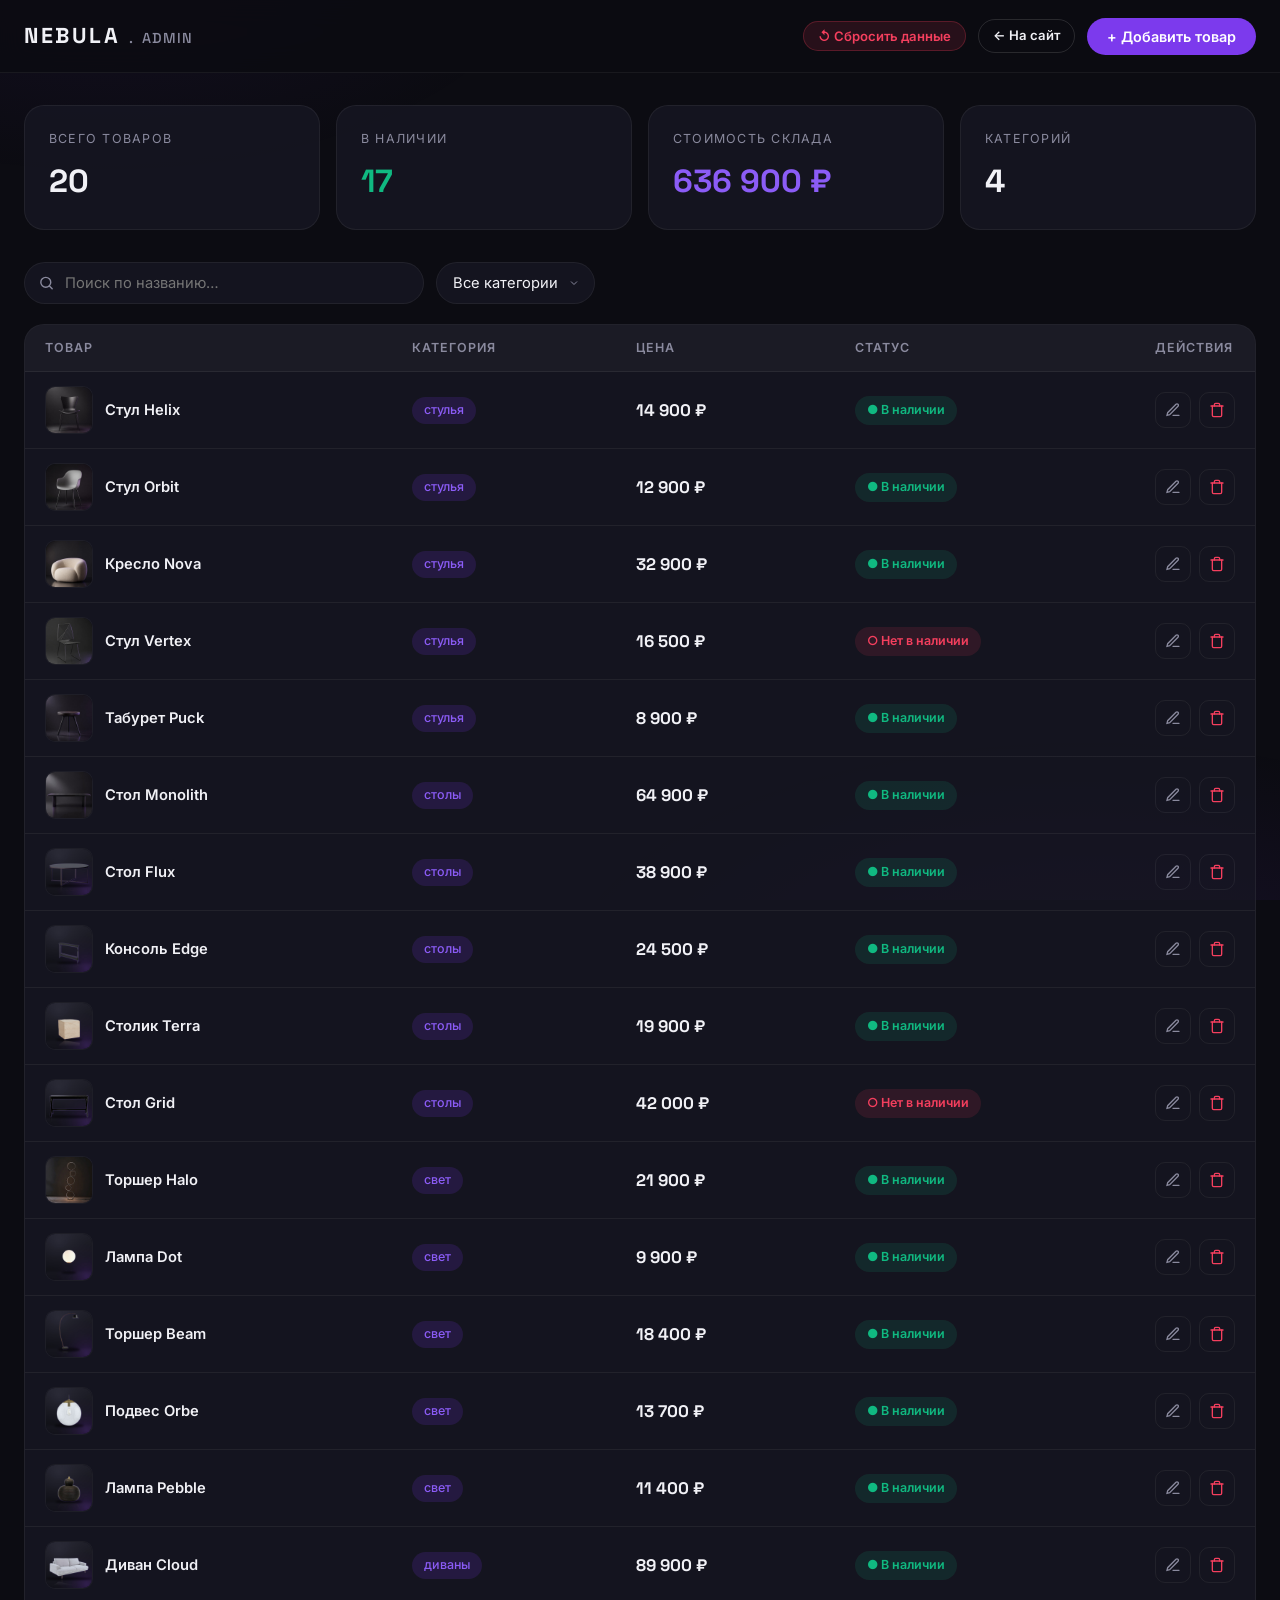
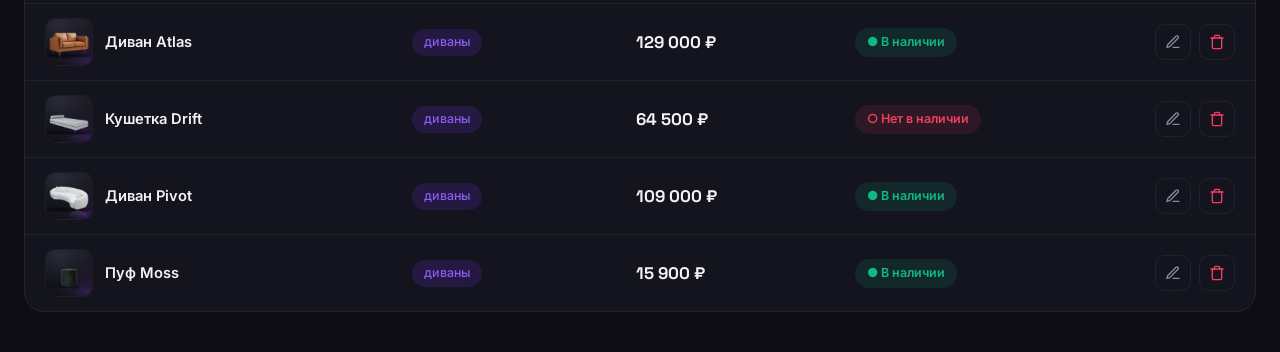
<file: admin.html>
<!DOCTYPE html>
<html lang="ru">
<head>
    <meta charset="UTF-8" />
    <meta name="viewport" content="width=device-width, initial-scale=1.0" />
    <title>NEBULA — Админ-панель</title>
    <link rel="preconnect" href="https://fonts.googleapis.com" />
    <link rel="preconnect" href="https://fonts.gstatic.com" crossorigin />
    <link href="https://fonts.googleapis.com/css2?family=Inter:wght@300;400;500;600;700&family=Space+Grotesk:wght@400;500;600;700&display=swap" rel="stylesheet" />
    <style>
        :root {
            --bg: #0c0c12;
            --card-bg: rgba(24, 24, 37, 0.72);
            --card-solid: #181825;
            --accent: #7c3aed;
            --accent-soft: rgba(124, 58, 237, 0.16);
            --accent-bright: #8b5cf6;
            --text: #f1f1f6;
            --text-dim: #8a8a9e;
            --border: rgba(255, 255, 255, 0.06);
            --border-strong: rgba(255, 255, 255, 0.12);
            --success: #10b981;
            --danger: #f43f5e;
            --ease: cubic-bezier(0.4, 0, 0.2, 1);
            --radius-lg: 20px;
            --radius-md: 12px;
            --radius-pill: 40px;
            --font-body: "Inter", system-ui, sans-serif;
            --font-display: "Space Grotesk", "Inter", sans-serif;
        }
        * { margin: 0; padding: 0; box-sizing: border-box; }
        body {
            background: var(--bg);
            color: var(--text);
            font-family: var(--font-body);
            line-height: 1.5;
            min-height: 100vh;
            overflow-x: hidden;
        }
        body::before {
            content: "";
            position: fixed;
            inset: 0;
            pointer-events: none;
            background: radial-gradient(60% 40% at 85% 110%, rgba(124, 58, 237, 0.10), transparent 70%),
                        radial-gradient(50% 35% at 8% -5%, rgba(124, 58, 237, 0.07), transparent 70%);
            z-index: 0;
        }
        .container { max-width: 1280px; margin: 0 auto; padding: 0 24px; position: relative; z-index: 1; }

        /* Шапка */
        .header {
            position: sticky;
            top: 0;
            z-index: 50;
            backdrop-filter: blur(14px);
            background: rgba(12, 12, 18, 0.88);
            border-bottom: 1px solid var(--border);
        }
        .header__inner {
            display: flex;
            align-items: center;
            justify-content: space-between;
            height: 72px;
            gap: 16px;
        }
        .logo { font-family: var(--font-display); font-weight: 700; font-size: 1.35rem; letter-spacing: 0.12em; color: var(--text); text-decoration: none; }
        .logo__dot { color: var(--accent); }
        .logo span { color: var(--text-dim); font-weight: 500; font-size: 0.9rem; margin-left: 8px; letter-spacing: 0.08em; }
        .header__actions { display: flex; gap: 12px; align-items: center; }
        .btn {
            display: inline-flex; align-items: center; gap: 8px;
            padding: 10px 20px; border-radius: var(--radius-pill); font-weight: 600; font-size: 0.9rem;
            cursor: pointer; transition: all 0.2s var(--ease); border: none; font-family: inherit;
        }
        .btn-primary { background: var(--accent); color: #fff; }
        .btn-primary:hover { background: #6d28d9; transform: translateY(-1px); }
        .btn-ghost { background: transparent; border: 1px solid var(--border-strong); color: var(--text); text-decoration: none; }
        .btn-ghost:hover { border-color: var(--accent); background: var(--accent-soft); }
        .btn-danger { background: rgba(244, 63, 94, 0.12); color: var(--danger); border: 1px solid rgba(244, 63, 94, 0.25); }
        .btn-danger:hover { background: rgba(244, 63, 94, 0.2); }
        .btn-sm { padding: 6px 14px; font-size: 0.82rem; }

        /* Статистика */
        .stats {
            display: grid;
            grid-template-columns: repeat(auto-fit, minmax(200px, 1fr));
            gap: 16px;
            padding: 32px 0 24px;
        }
        .stat-card {
            background: var(--card-bg);
            border: 1px solid var(--border);
            border-radius: var(--radius-lg);
            padding: 24px;
            transition: transform 0.3s var(--ease), border-color 0.3s var(--ease);
        }
        .stat-card:hover { transform: translateY(-4px); border-color: var(--border-strong); }
        .stat-card__label { font-size: 0.78rem; color: var(--text-dim); letter-spacing: 0.1em; text-transform: uppercase; }
        .stat-card__value { font-family: var(--font-display); font-size: 2rem; font-weight: 700; margin-top: 8px; }
        .stat-card__value--accent { color: var(--accent-bright); }
        .stat-card__value--success { color: var(--success); }
        .stat-card__value--danger { color: var(--danger); }

        /* Тулбар */
        .toolbar {
            display: flex;
            gap: 12px;
            align-items: center;
            flex-wrap: wrap;
            padding: 8px 0 20px;
        }
        .search-box {
            position: relative;
            flex: 1;
            min-width: 240px;
            max-width: 400px;
        }
        .search-box input {
            width: 100%; padding: 11px 16px 11px 40px;
            border-radius: var(--radius-pill); border: 1px solid var(--border);
            background: var(--card-bg); color: var(--text); font-size: 0.92rem; font-family: inherit; outline: none;
            transition: border-color 0.25s var(--ease), box-shadow 0.25s var(--ease);
        }
        .search-box input:focus { border-color: var(--accent); box-shadow: 0 0 0 3px var(--accent-soft); }
        .search-box svg {
            position: absolute; left: 14px; top: 50%; transform: translateY(-50%);
            width: 17px; height: 17px; color: var(--text-dim); pointer-events: none;
        }
        .filter-select {
            padding: 11px 36px 11px 16px;
            border-radius: var(--radius-pill); border: 1px solid var(--border);
            background: var(--card-bg); color: var(--text); font-size: 0.92rem; font-family: inherit; outline: none;
            appearance: none; cursor: pointer;
            background-image: url("data:image/svg+xml,%3Csvg xmlns='http://www.w3.org/2000/svg' width='12' height='12' viewBox='0 0 24 24' fill='none' stroke='%238a8a9e' stroke-width='2'%3E%3Cpath d='M6 9l6 6 6-6'/%3E%3C/svg%3E");
            background-repeat: no-repeat; background-position: right 14px center;
        }

        /* Таблица */
        .table-wrap {
            background: var(--card-bg);
            border: 1px solid var(--border);
            border-radius: var(--radius-lg);
            overflow: hidden;
            margin-bottom: 40px;
        }
        table { width: 100%; border-collapse: collapse; font-size: 0.92rem; }
        thead { background: rgba(255,255,255,0.03); }
        th {
            text-align: left; padding: 14px 20px; font-weight: 600; font-size: 0.78rem;
            color: var(--text-dim); letter-spacing: 0.08em; text-transform: uppercase; border-bottom: 1px solid var(--border);
        }
        td { padding: 14px 20px; border-bottom: 1px solid var(--border); vertical-align: middle; }
        tr:last-child td { border-bottom: none; }
        tr:hover td { background: rgba(255,255,255,0.02); }
        .product-thumb {
            width: 48px; height: 48px; border-radius: 10px; object-fit: cover;
            background: #10101a; border: 1px solid var(--border);
        }
        .product-name { font-weight: 600; }
        .product-cat {
            display: inline-block; padding: 4px 12px; border-radius: var(--radius-pill);
            background: var(--accent-soft); color: var(--accent-bright); font-size: 0.78rem; font-weight: 500;
        }
        .product-price { font-family: var(--font-display); font-weight: 700; font-size: 1.05rem; }
        .badge {
            display: inline-flex; align-items: center; gap: 6px;
            padding: 5px 12px; border-radius: var(--radius-pill); font-size: 0.78rem; font-weight: 600;
        }
        .badge--ok { background: rgba(16, 185, 129, 0.12); color: var(--success); }
        .badge--out { background: rgba(244, 63, 94, 0.12); color: var(--danger); }
        .actions { display: flex; gap: 8px; }
        .icon-btn {
            width: 36px; height: 36px; border-radius: 10px; border: 1px solid var(--border);
            background: transparent; color: var(--text-dim); cursor: pointer;
            display: inline-flex; align-items: center; justify-content: center;
            transition: all 0.2s var(--ease);
        }
        .icon-btn:hover { background: var(--accent-soft); color: var(--text); border-color: var(--accent); }
        .icon-btn svg { width: 16px; height: 16px; }

        /* Модалка */
        .modal {
            position: fixed; inset: 0; z-index: 200;
            display: flex; align-items: center; justify-content: center; padding: 24px;
            opacity: 0; pointer-events: none; transition: opacity 0.35s var(--ease);
        }
        .modal--open { opacity: 1; pointer-events: auto; }
        .modal__overlay { position: absolute; inset: 0; background: rgba(5,5,10,0.75); backdrop-filter: blur(8px); cursor: pointer; }
        .modal__content {
            position: relative; background: var(--card-solid); border: 1px solid var(--border-strong);
            border-radius: var(--radius-lg); max-width: 560px; width: 100%; max-height: 90vh; overflow-y: auto;
            padding: 32px; transform: translateY(20px) scale(0.97); transition: transform 0.4s var(--ease);
            box-shadow: 0 40px 80px rgba(0,0,0,0.6);
        }
        .modal--open .modal__content { transform: translateY(0) scale(1); }
        .modal__head { display: flex; justify-content: space-between; align-items: center; margin-bottom: 24px; }
        .modal__title { font-family: var(--font-display); font-size: 1.4rem; font-weight: 700; }
        .modal__close {
            width: 36px; height: 36px; border-radius: 50%; border: 1px solid var(--border);
            background: transparent; color: var(--text); cursor: pointer; display: flex; align-items: center; justify-content: center;
            transition: all 0.2s var(--ease);
        }
        .modal__close:hover { background: var(--accent-soft); border-color: var(--accent); }
        .form-group { margin-bottom: 18px; }
        .form-group label { display: block; font-size: 0.82rem; font-weight: 500; color: var(--text-dim); margin-bottom: 6px; }
        .form-group input, .form-group select, .form-group textarea {
            width: 100%; padding: 12px 16px; border-radius: var(--radius-md); border: 1px solid var(--border);
            background: rgba(255,255,255,0.03); color: var(--text); font-size: 0.95rem; font-family: inherit; outline: none;
            transition: border-color 0.25s var(--ease), box-shadow 0.25s var(--ease);
        }
        .form-group input:focus, .form-group select:focus, .form-group textarea:focus {
            border-color: var(--accent); box-shadow: 0 0 0 3px var(--accent-soft);
        }
        .form-group textarea { min-height: 100px; resize: vertical; }
        .form-row { display: grid; grid-template-columns: 1fr 1fr; gap: 16px; }
        .toggle {
            display: inline-flex; align-items: center; gap: 12px; cursor: pointer;
        }
        .toggle input { display: none; }
        .toggle__track {
            width: 44px; height: 24px; border-radius: 12px; background: var(--border-strong);
            position: relative; transition: background 0.3s var(--ease);
        }
        .toggle__track::after {
            content: ""; position: absolute; top: 2px; left: 2px;
            width: 20px; height: 20px; border-radius: 50%; background: #fff;
            transition: transform 0.3s var(--ease); box-shadow: 0 2px 6px rgba(0,0,0,0.3);
        }
        .toggle input:checked + .toggle__track { background: var(--accent); }
        .toggle input:checked + .toggle__track::after { transform: translateX(20px); }
        .modal__foot { display: flex; justify-content: flex-end; gap: 12px; margin-top: 8px; }

        /* Тост */
        .toast {
            position: fixed; bottom: 32px; left: 50%; transform: translate(-50%, 20px);
            background: #1c1c2b; border: 1px solid var(--accent); color: var(--text);
            padding: 14px 28px; border-radius: var(--radius-pill); font-size: 0.92rem; font-weight: 500;
            z-index: 300; opacity: 0; pointer-events: none; transition: all 0.3s var(--ease);
            box-shadow: 0 12px 40px rgba(0,0,0,0.5);
        }
        .toast--visible { opacity: 1; transform: translate(-50%, 0); }

        /* Пустое состояние */
        .empty { text-align: center; padding: 60px 20px; color: var(--text-dim); }
        .empty h3 { font-family: var(--font-display); font-size: 1.2rem; color: var(--text); margin-bottom: 8px; }

        @media (max-width: 768px) {
            .form-row { grid-template-columns: 1fr; }
            th, td { padding: 12px 14px; }
            .product-cat, .badge { padding: 3px 8px; font-size: 0.7rem; }
            .actions { flex-direction: column; gap: 4px; }
            .header__inner { flex-wrap: wrap; height: auto; padding: 12px 0; }
        }
    </style>
</head>
<body>
    <header class="header">
        <div class="container">
            <div class="header__inner">
                <a href="index.html" class="logo">NEBULA<span class="logo__dot">.</span><span>ADMIN</span></a>
                <div class="header__actions">
                    <button class="btn btn-danger btn-sm" id="resetBtn">↺ Сбросить данные</button>
                    <a href="index.html" class="btn btn-ghost btn-sm">← На сайт</a>
                    <button class="btn btn-primary" id="addBtn">+ Добавить товар</button>
                </div>
            </div>
        </div>
    </header>

    <main class="container">
        <div class="stats" id="stats"></div>

        <div class="toolbar">
            <div class="search-box">
                <svg viewBox="0 0 24 24" fill="none" stroke="currentColor" stroke-width="2" stroke-linecap="round"><circle cx="11" cy="11" r="7"/><path d="m20 20-3.5-3.5"/></svg>
                <input type="text" id="searchInput" placeholder="Поиск по названию…" autocomplete="off" />
            </div>
            <select class="filter-select" id="categoryFilter">
                <option value="all">Все категории</option>
                <option value="стулья">Стулья</option>
                <option value="столы">Столы</option>
                <option value="свет">Свет</option>
                <option value="диваны">Диваны</option>
            </select>
        </div>

        <div class="table-wrap">
            <table>
                <thead>
                    <tr>
                        <th>Товар</th>
                        <th>Категория</th>
                        <th>Цена</th>
                        <th>Статус</th>
                        <th style="width:100px">Действия</th>
                    </tr>
                </thead>
                <tbody id="tableBody"></tbody>
            </table>
            <div class="empty" id="emptyState" hidden>
                <h3>Ничего не найдено</h3>
                <p>Попробуйте изменить запрос или сбросить фильтры</p>
            </div>
        </div>
    </main>

    <!-- Модальное окно -->
    <div class="modal" id="productModal">
        <div class="modal__overlay" id="modalOverlay"></div>
        <div class="modal__content">
            <div class="modal__head">
                <h3 class="modal__title" id="modalTitle">Редактировать товар</h3>
                <button class="modal__close" id="modalClose">✕</button>
            </div>
            <form id="productForm">
                <input type="hidden" id="pId" />
                <div class="form-group">
                    <label>Название</label>
                    <input type="text" id="pName" required />
                </div>
                <div class="form-row">
                    <div class="form-group">
                        <label>Категория</label>
                        <select id="pCategory" required>
                            <option value="стулья">Стулья</option>
                            <option value="столы">Столы</option>
                            <option value="свет">Свет</option>
                            <option value="диваны">Диваны</option>
                        </select>
                    </div>
                    <div class="form-group">
                        <label>Цена, ₽</label>
                        <input type="number" id="pPrice" min="0" required />
                    </div>
                </div>
                <div class="form-group">
                    <label>URL изображения</label>
                    <input type="text" id="pImage" placeholder="assets/img/..." />
                </div>
                <div class="form-group">
                    <label>Описание</label>
                    <textarea id="pDesc"></textarea>
                </div>
                <div class="form-group">
                    <label class="toggle">
                        <input type="checkbox" id="pStock" />
                        <span class="toggle__track"></span>
                        <span>В наличии</span>
                    </label>
                </div>
                <div class="modal__foot">
                    <button type="button" class="btn btn-ghost" id="cancelBtn">Отмена</button>
                    <button type="submit" class="btn btn-primary">Сохранить</button>
                </div>
            </form>
        </div>
    </div>

    <div class="toast" id="toast"></div>

    <script src="data.js"></script>
    <script>
        const STORAGE_KEY = 'nebula_products';
        let products = loadProducts();
        let currentFilter = 'all';
        let searchQuery = '';
        let editingId = null;

        function loadProducts() {
            try {
                const saved = localStorage.getItem(STORAGE_KEY);
                if (saved) return JSON.parse(saved);
            } catch(e) {}
            return JSON.parse(JSON.stringify(PRODUCTS));
        }
        function saveProducts() {
            localStorage.setItem(STORAGE_KEY, JSON.stringify(products));
        }
        function formatPrice(n) {
            return new Intl.NumberFormat('ru-RU').format(n) + ' ₽';
        }
        function showToast(text) {
            const t = document.getElementById('toast');
            t.textContent = text; t.classList.add('toast--visible');
            setTimeout(() => t.classList.remove('toast--visible'), 2500);
        }

        function renderStats() {
            const total = products.length;
            const inStock = products.filter(p => p.inStock).length;
            const totalValue = products.reduce((s, p) => s + (p.inStock ? p.price : 0), 0);
            const categories = [...new Set(products.map(p => p.category))].length;
            document.getElementById('stats').innerHTML = `
                <div class="stat-card"><div class="stat-card__label">Всего товаров</div><div class="stat-card__value">${total}</div></div>
                <div class="stat-card"><div class="stat-card__label">В наличии</div><div class="stat-card__value stat-card__value--success">${inStock}</div></div>
                <div class="stat-card"><div class="stat-card__label">Стоимость склада</div><div class="stat-card__value stat-card__value--accent">${formatPrice(totalValue)}</div></div>
                <div class="stat-card"><div class="stat-card__label">Категорий</div><div class="stat-card__value">${categories}</div></div>
            `;
        }

        function getFiltered() {
            const q = searchQuery.trim().toLowerCase();
            return products.filter(p => {
                const okCat = currentFilter === 'all' || p.category === currentFilter;
                const okSearch = !q || p.name.toLowerCase().includes(q);
                return okCat && okSearch;
            });
        }

        function renderTable() {
            const items = getFiltered();
            const tbody = document.getElementById('tableBody');
            const empty = document.getElementById('emptyState');
            if (!items.length) { tbody.innerHTML = ''; empty.hidden = false; return; }
            empty.hidden = true;
            tbody.innerHTML = items.map(p => `
                <tr>
                    <td>
                        <div style="display:flex;align-items:center;gap:12px;">
                            <img src="${p.image}" alt="" class="product-thumb" onerror="this.style.display='none'" />
                            <span class="product-name">${p.name}</span>
                        </div>
                    </td>
                    <td><span class="product-cat">${p.category}</span></td>
                    <td class="product-price">${formatPrice(p.price)}</td>
                    <td><span class="badge ${p.inStock ? 'badge--ok' : 'badge--out'}">${p.inStock ? '● В наличии' : '○ Нет в наличии'}</span></td>
                    <td>
                        <div class="actions">
                            <button class="icon-btn" onclick="editProduct(${p.id})" title="Редактировать">
                                <svg viewBox="0 0 24 24" fill="none" stroke="currentColor" stroke-width="2" stroke-linecap="round"><path d="M12 20h9"/><path d="M16.5 3.5a2.121 2.121 0 013 3L7 19l-4 1 1-4L16.5 3.5z"/></svg>
                            </button>
                            <button class="icon-btn" onclick="deleteProduct(${p.id})" title="Удалить" style="color:var(--danger)">
                                <svg viewBox="0 0 24 24" fill="none" stroke="currentColor" stroke-width="2" stroke-linecap="round"><polyline points="3 6 5 6 21 6"/><path d="M19 6v14a2 2 0 01-2 2H7a2 2 0 01-2-2V6m3 0V4a2 2 0 012-2h4a2 2 0 012 2v2"/></svg>
                            </button>
                        </div>
                    </td>
                </tr>
            `).join('');
        }

        function openModal(title, data = null) {
            document.getElementById('modalTitle').textContent = title;
            document.getElementById('productModal').classList.add('modal--open');
            document.body.style.overflow = 'hidden';
            if (data) {
                editingId = data.id;
                document.getElementById('pId').value = data.id;
                document.getElementById('pName').value = data.name;
                document.getElementById('pCategory').value = data.category;
                document.getElementById('pPrice').value = data.price;
                document.getElementById('pImage').value = data.image;
                document.getElementById('pDesc').value = data.description || '';
                document.getElementById('pStock').checked = data.inStock;
            } else {
                editingId = null;
                document.getElementById('productForm').reset();
                document.getElementById('pId').value = '';
                document.getElementById('pStock').checked = true;
            }
        }
        function closeModal() {
            document.getElementById('productModal').classList.remove('modal--open');
            document.body.style.overflow = '';
            editingId = null;
        }

        window.editProduct = function(id) {
            const p = products.find(x => x.id === id);
            if (p) openModal('Редактировать товар', p);
        };
        window.deleteProduct = function(id) {
            if (!confirm('Удалить товар?')) return;
            products = products.filter(p => p.id !== id);
            saveProducts(); renderStats(); renderTable();
            showToast('Товар удалён');
        };

        document.getElementById('addBtn').addEventListener('click', () => openModal('Новый товар'));
        document.getElementById('modalClose').addEventListener('click', closeModal);
        document.getElementById('cancelBtn').addEventListener('click', closeModal);
        document.getElementById('modalOverlay').addEventListener('click', closeModal);
        document.getElementById('productForm').addEventListener('submit', e => {
            e.preventDefault();
            const newProduct = {
                id: editingId ?? Math.max(0, ...products.map(p => p.id)) + 1,
                name: document.getElementById('pName').value.trim(),
                category: document.getElementById('pCategory').value,
                price: Number(document.getElementById('pPrice').value),
                image: document.getElementById('pImage').value.trim() || 'assets/img/placeholder.jpg',
                description: document.getElementById('pDesc').value.trim(),
                inStock: document.getElementById('pStock').checked
            };
            if (editingId) {
                const idx = products.findIndex(p => p.id === editingId);
                if (idx !== -1) products[idx] = newProduct;
                showToast('Товар обновлён');
            } else {
                products.push(newProduct);
                showToast('Товар добавлен');
            }
            saveProducts(); renderStats(); renderTable(); closeModal();
        });

        document.getElementById('searchInput').addEventListener('input', e => {
            searchQuery = e.target.value; renderTable();
        });
        document.getElementById('categoryFilter').addEventListener('change', e => {
            currentFilter = e.target.value; renderTable();
        });
        document.getElementById('resetBtn').addEventListener('click', () => {
            if (!confirm('Сбросить все изменения к заводским?')) return;
            localStorage.removeItem(STORAGE_KEY);
            products = JSON.parse(JSON.stringify(PRODUCTS));
            saveProducts(); renderStats(); renderTable();
            showToast('Данные сброшены');
        });

        renderStats(); renderTable();
    </script>
</body>
</html>
</file>
